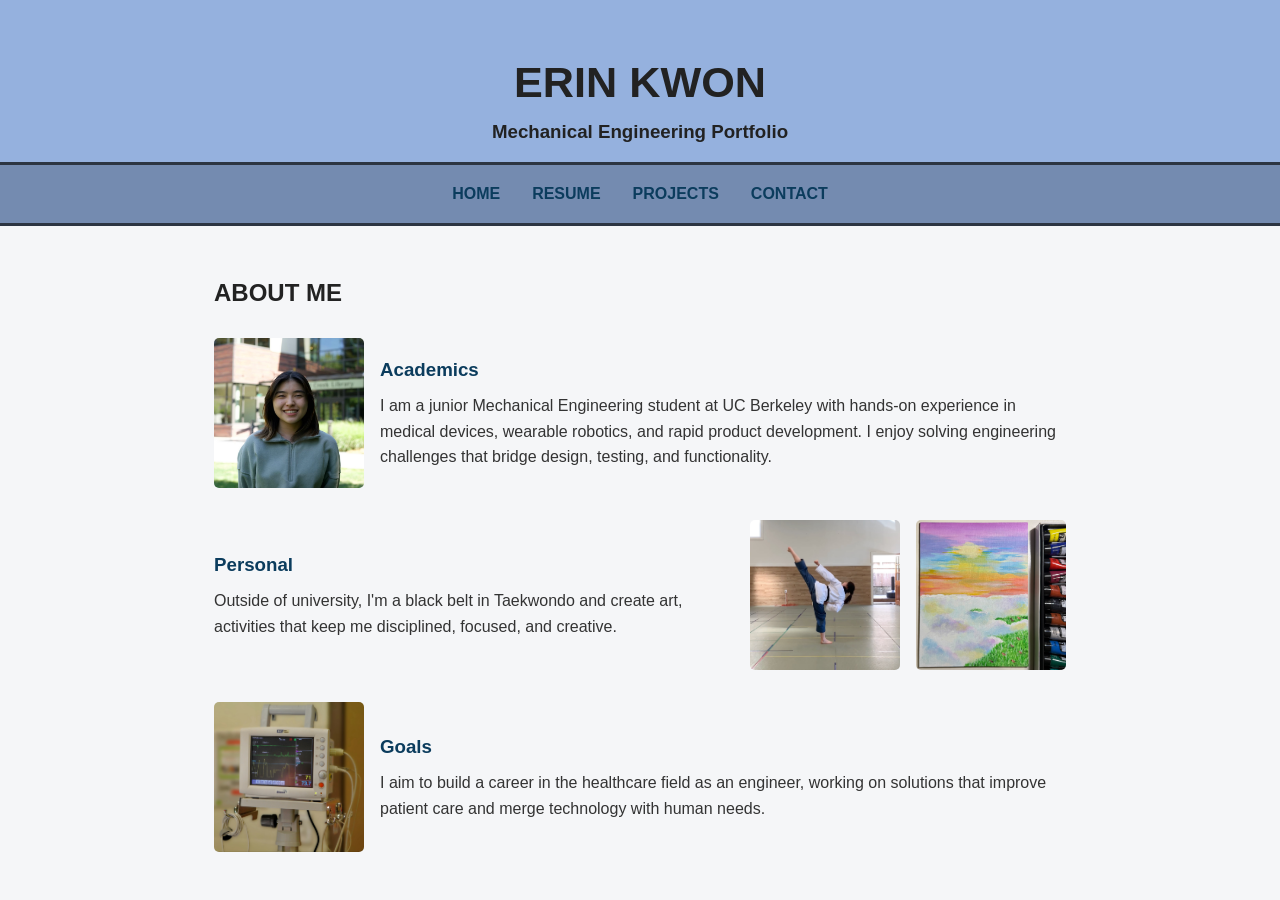
<file: index.html>
<!DOCTYPE html>
<html lang="en">
<head>
    <meta charset="UTF-8">
    <meta name="viewport" content="width=device-width, initial-scale=1.0">
    <title>Erin Kwon | Engineering Portfolio</title>
    <link rel="stylesheet" href="style.css">
</head>

<body>

<header>
    <h1>ERIN KWON</h1>
    <h3>Mechanical Engineering Portfolio</h3>
</header>

<nav>
    <a href="index.html">HOME</a>
    <a href="resume.html">RESUME</a>
    <a href="projects.html">PROJECTS</a>
    <a href="contact.html">CONTACT</a>
</nav>

<section class="about-section">
    <h2>ABOUT ME</h2>
    <br>

    <div class="about-item">
        <img src="images/headshot.jpg" class="about-img">
        <div class="about-text">
            <h3>Academics</h3>
            <p>
                I am a junior Mechanical Engineering student at UC Berkeley with hands-on experience in
                medical devices, wearable robotics, and rapid product development. I enjoy solving engineering challenges that
                bridge design, testing, and functionality.
            </p>
        </div>
    </div>

    <div class="about-item">
        <div class="about-text">
            <h3>Personal</h3>
            <p>
                Outside of university, I'm a black belt in Taekwondo and create art, activities that keep me disciplined, focused, and creative.
            </p>
        </div>
        <img src="images/tkd.jpg" class="about-img">
        <img src="images/art.jpg" class="about-img">
    </div>

    <div class="about-item">
        <img src="images/heart.jpg" class="about-img">
        <div class="about-text">
            <h3>Goals</h3>
            <p>
                I aim to build a career in the healthcare field as an engineer, working on solutions
                that improve patient care and merge technology with human needs.
            </p>
        </div>
    </div>
</section>


</body>
</html>
</file>
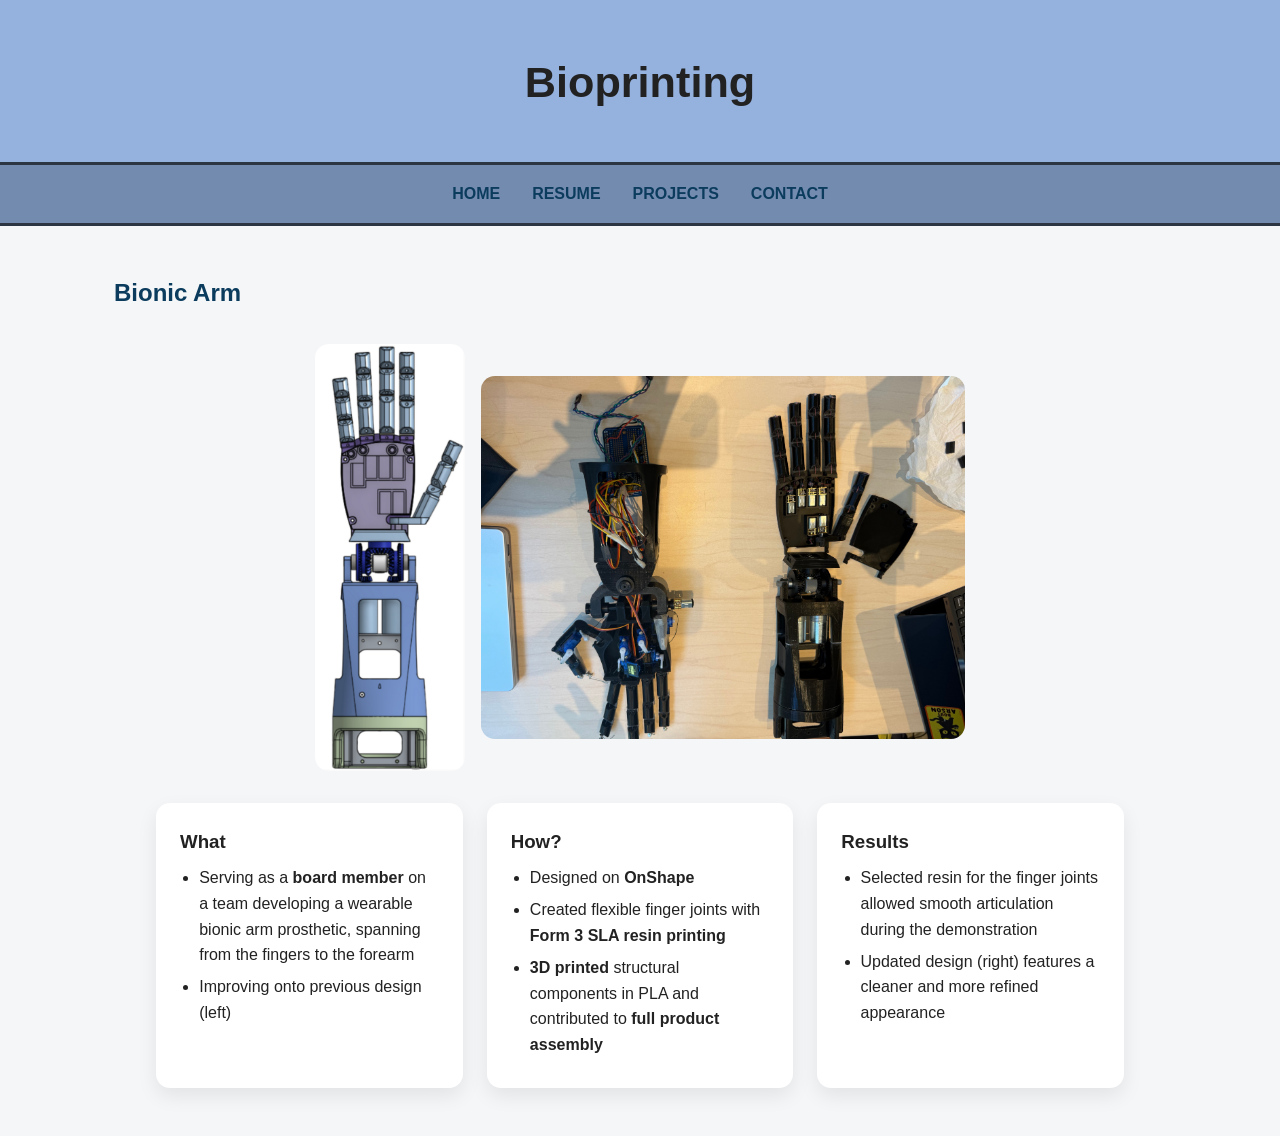
<file: bionicarm.html>
<!DOCTYPE html>
<html lang="en">
<head>
    <meta charset="UTF-8">
    <meta name="viewport" content="width=device-width, initial-scale=1.0">
    <title>Bioprinting @ Berkeley</title>
    <link rel="stylesheet" href="style.css">
</head>

<body>

    <header class="header">
        <h1>Bioprinting</h1>
    </header>

<nav>
    <a href="index.html">HOME</a>
    <a href="resume.html">RESUME</a>
    <a href="projects.html">PROJECTS</a>
    <a href="contact.html">CONTACT</a>
</nav>

<section class="project-section">
    <h2>Bionic Arm</h2>

    <section class="project-gallery">
        <img src="images/ba_1.jpg" style="max-width: 15%; height: auto;">
        <img src="images/ba_2.jpg" style="max-width: 50%; height: auto;">
    </section>
    

<section class="project-details">

    <div class="detail-box">
        <h3>What</h3>
        <ul class="what-list">
            <li>Serving as a <strong>board member</strong> on a team developing a wearable bionic arm prosthetic, spanning from the fingers to the forearm</li>
            <li>Improving onto previous design (left)</li>
        </ul>
    </div>

    <div class="detail-box">
        <h3>How?</h3>
        <ul class="what-list">
            <li>Designed on <strong>OnShape</strong></li>
            <li>Created flexible finger joints with <strong>Form 3 SLA resin printing</strong></li>
            <li><strong>3D printed</strong> structural components in PLA and contributed to <strong>full product assembly</strong></li>
        </ul>
    </div>

    <div class="detail-box">
        <h3>Results</h3>
        <ul class="what-list">
            <li>Selected resin for the finger joints allowed smooth articulation during the demonstration</li>
            <li>Updated design (right) features a cleaner and more refined appearance</li>
        </ul>
    </div>

</section>
</file>
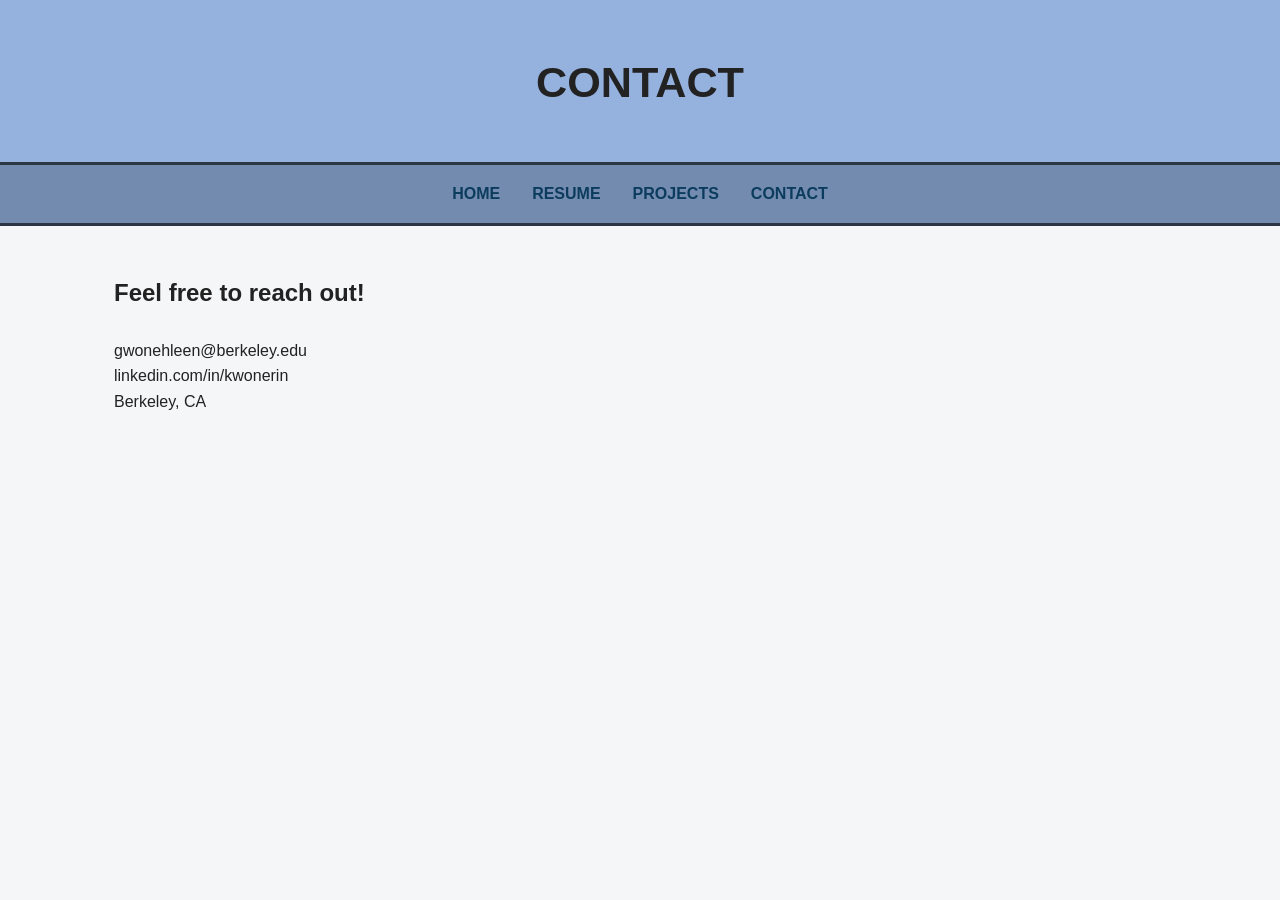
<file: contact.html>
<!DOCTYPE html>
<html lang="en">
<head>
    <meta charset="UTF-8">
    <title>Contact | Erin Kwon</title>
    <link rel="stylesheet" href="style.css">
</head>
<body>

<header>
    <h1>CONTACT</h1>
</header>

<nav>
    <a href="index.html">HOME</a>
    <a href="resume.html">RESUME</a>
    <a href="projects.html">PROJECTS</a>
    <a href="contact.html">CONTACT</a>
</nav>

<section>
    <h1>Feel free to reach out!</h1>
    <br>
    <p>gwonehleen@berkeley.edu</p>
    <p>linkedin.com/in/kwonerin</p>
    <p>Berkeley, CA</p>
</section>

</body>
</html>
</file>
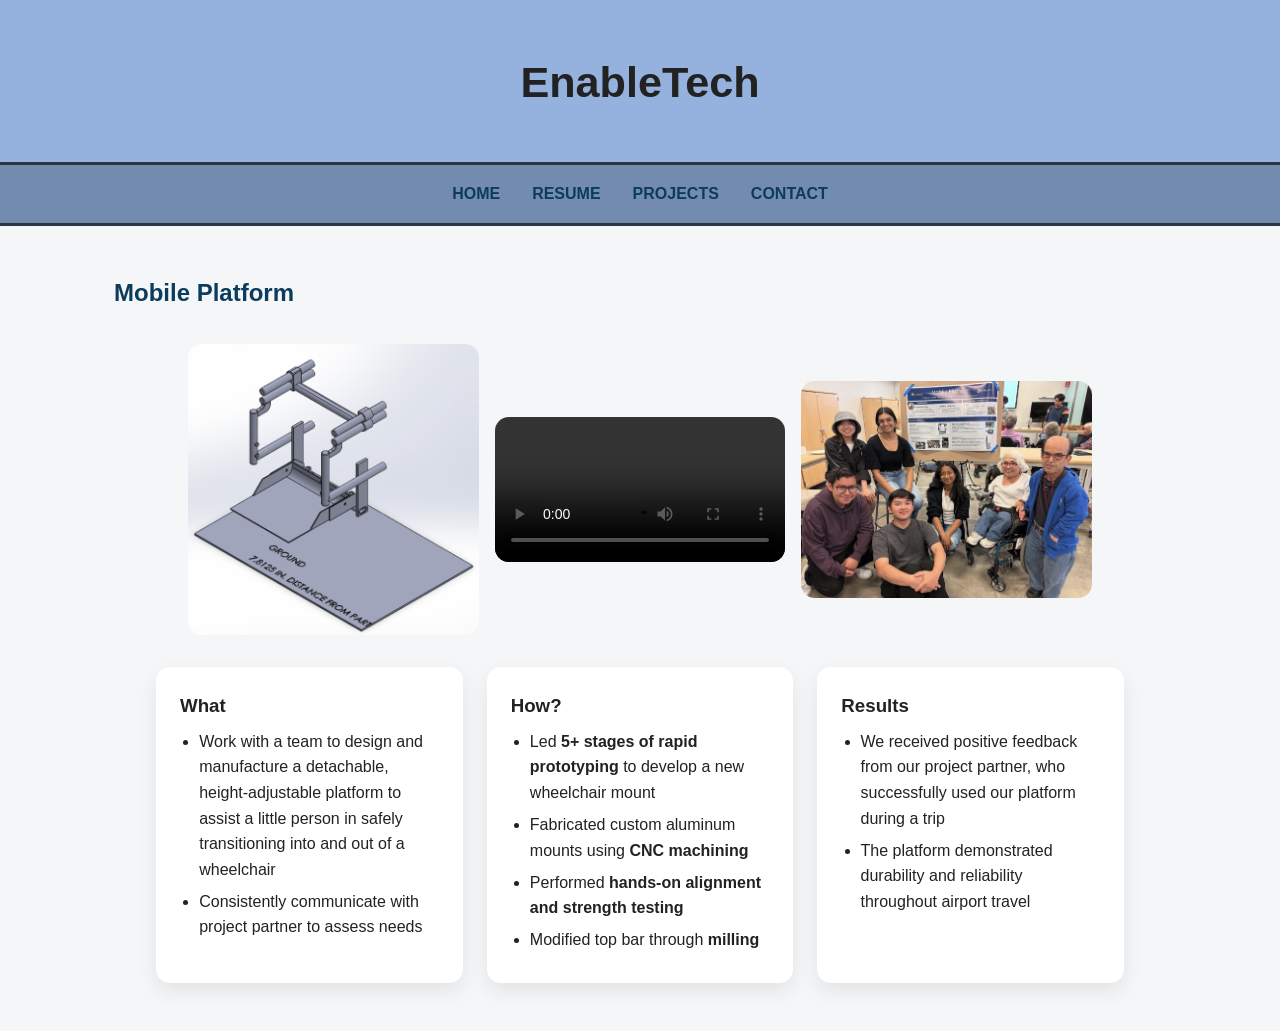
<file: enabletech.html>
<!DOCTYPE html>
<html lang="en">
<head>
    <meta charset="UTF-8">
    <meta name="viewport" content="width=device-width, initial-scale=1.0">
    <title>EnableTech @ Berkeley</title>
    <link rel="stylesheet" href="style.css">
</head>

<body>

    <header class="header">
        <h1>EnableTech</h1>
    </header>

<nav>
    <a href="index.html">HOME</a>
    <a href="resume.html">RESUME</a>
    <a href="projects.html">PROJECTS</a>
    <a href="contact.html">CONTACT</a>
</nav>

<section class="project-section">
    <h2>Mobile Platform</h2>

<section class="project-gallery">
    <img src="images/mp_1.jpg">

    <video controls class="project-video">
        <source src="videos/mp_demo.mp4" type="video/mp4">
        Your browser does not support the video tag.
    </video>

    <img src="images/mp_3.jpg">
</section>


<section class="project-details">

    <div class="detail-box">
        <h3>What</h3>
        <ul class="what-list">
            <li>Work with a team to design and manufacture a detachable, height-adjustable platform to assist a little person in safely transitioning into and out of a wheelchair</li>
            <li>Consistently communicate with project partner to assess needs</li>
        </ul>
    </div>

    <div class="detail-box">
        <h3>How?</h3>
        <ul class="what-list">
            <li>Led <strong>5+ stages of rapid prototyping</strong> to develop a new wheelchair mount</li>
            <li>Fabricated custom aluminum mounts using <strong>CNC machining</strong></li>
            <li>Performed <strong>hands-on alignment and strength testing</strong></li>
            <li>Modified top bar through <strong>milling</strong></li>
        </ul>
    </div>

    <div class="detail-box">
        <h3>Results</h3>
        <ul class="what-list">
            <li>We received positive feedback from our project partner, who successfully used our platform during a trip</li>
            <li>The platform demonstrated durability and reliability throughout airport travel</li>
        </ul>
    </div>

</section>
</file>
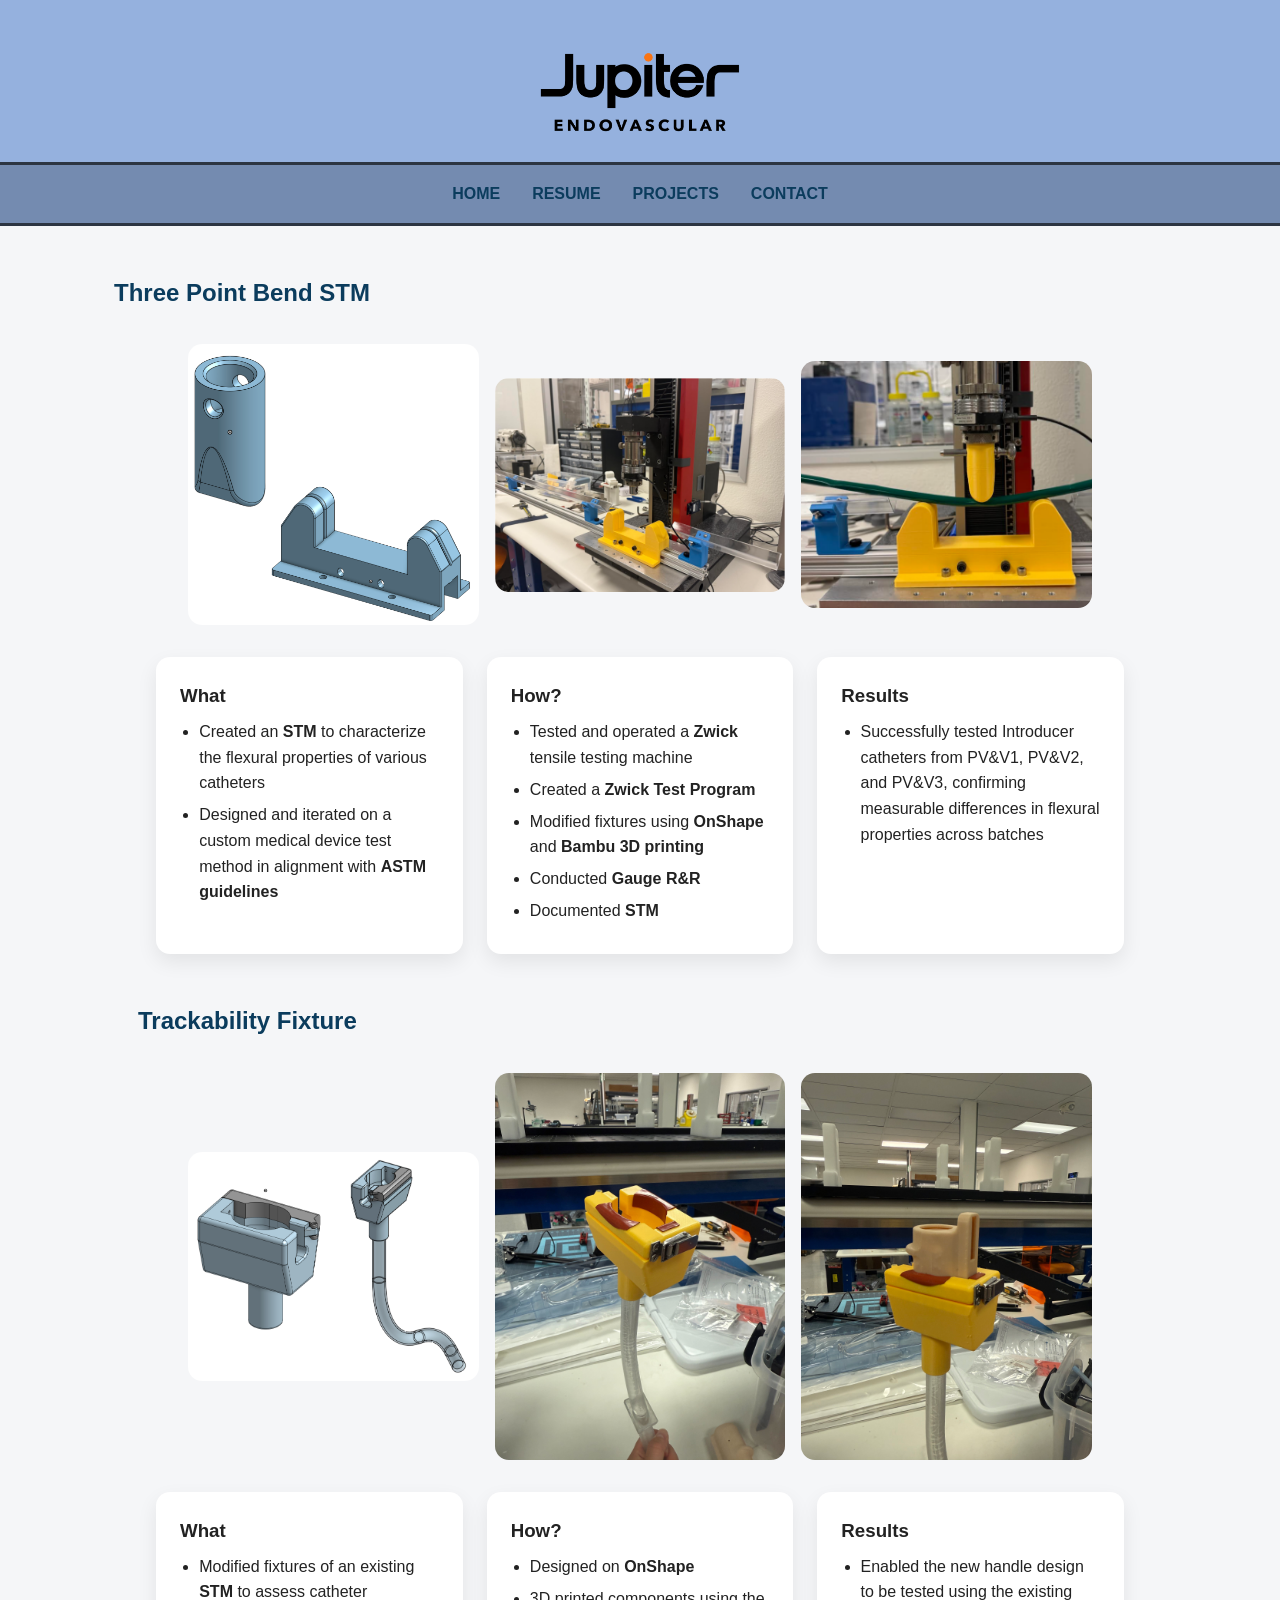
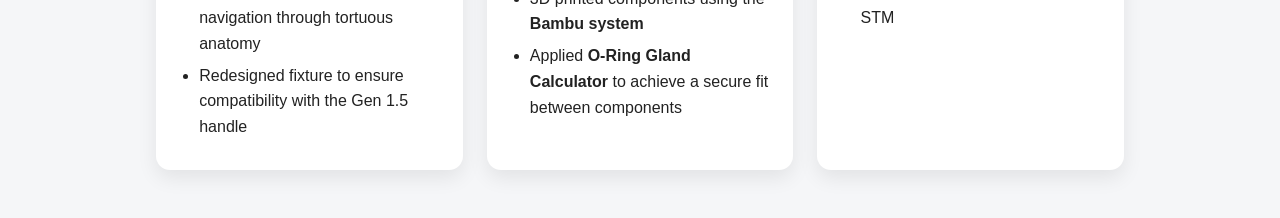
<file: jupiterendo.html>
<!DOCTYPE html>
<html lang="en">
<head>
    <meta charset="UTF-8">
    <meta name="viewport" content="width=device-width, initial-scale=1.0">
    <title>Jupiter Endovascular Internship</title>
    <link rel="stylesheet" href="style.css">
</head>

<body>

    <header class="header">
        <img src="images/jupiterendo_logo.png" class="company-logo">
    </header>

<nav>
    <a href="index.html">HOME</a>
    <a href="resume.html">RESUME</a>
    <a href="projects.html">PROJECTS</a>
    <a href="contact.html">CONTACT</a>
</nav>

<section class="project-section">
    <h2>Three Point Bend STM</h2>

<section class="project-gallery">
    <img src="images/3pb_1.jpg">
    <img src="images/3pb_2.jpg">
    <img src="images/3pb_3.jpg">
</section>

<section class="project-details">

    <div class="detail-box">
        <h3>What</h3>
        <ul class="what-list">
            <li>Created an <strong>STM</strong> to characterize the flexural properties of various catheters</li>
            <li>Designed and iterated on a custom medical device test method in alignment with <strong>ASTM guidelines</strong></li>
        </ul>
    </div>

    <div class="detail-box">
        <h3>How?</h3>
        <ul class="what-list">
            <li>Tested and operated a <strong>Zwick</strong> tensile testing machine</li>
            <li>Created a <strong>Zwick Test Program</strong></li>
            <li>Modified fixtures using <strong>OnShape</strong> and <strong>Bambu 3D printing</strong></li>
            <li>Conducted <strong>Gauge R&R</strong></li>
            <li>Documented <strong>STM</strong></li>
        </ul>
    </div>

    <div class="detail-box">
        <h3>Results</h3>
        <ul class="what-list">
            <li>Successfully tested Introducer catheters from PV&V1, PV&V2, and PV&V3, confirming measurable differences in flexural properties across batches</li>
        </ul>
    </div>

</section>

<!-- ===================== NEW PROJECT ===================== -->

<section class="project-section">
    <h2>Trackability Fixture</h2>

<section class="project-gallery">
    <img src="images/tf_1.jpg">
    <img src="images/tf_2.jpg">
    <img src="images/tf_3.jpg">
</section>

<section class="project-details">

    <div class="detail-box">
        <h3>What</h3>
        <ul class="what-list">
            <li>Modified fixtures of an existing <strong>STM</strong> to assess catheter navigation through tortuous anatomy</li>
            <li>Redesigned fixture to ensure compatibility with the Gen 1.5 handle</li>
        </ul>
    </div>

    <div class="detail-box">
        <h3>How?</h3>
        <ul class="what-list">
            <li>Designed on <strong>OnShape</strong></storng></li>
            <li>3D printed components using the <strong>Bambu system</strong></li>
            <li>Applied <strong>O-Ring Gland Calculator</strong> to achieve a secure fit between components</li>
        </ul>
    </div>

    <div class="detail-box">
        <h3>Results</h3>
        <ul class="what-list">
            <li>Enabled the new handle design to be tested using the existing STM</li>
        </ul>
    </div>

</section>

</body>
</html>
</file>
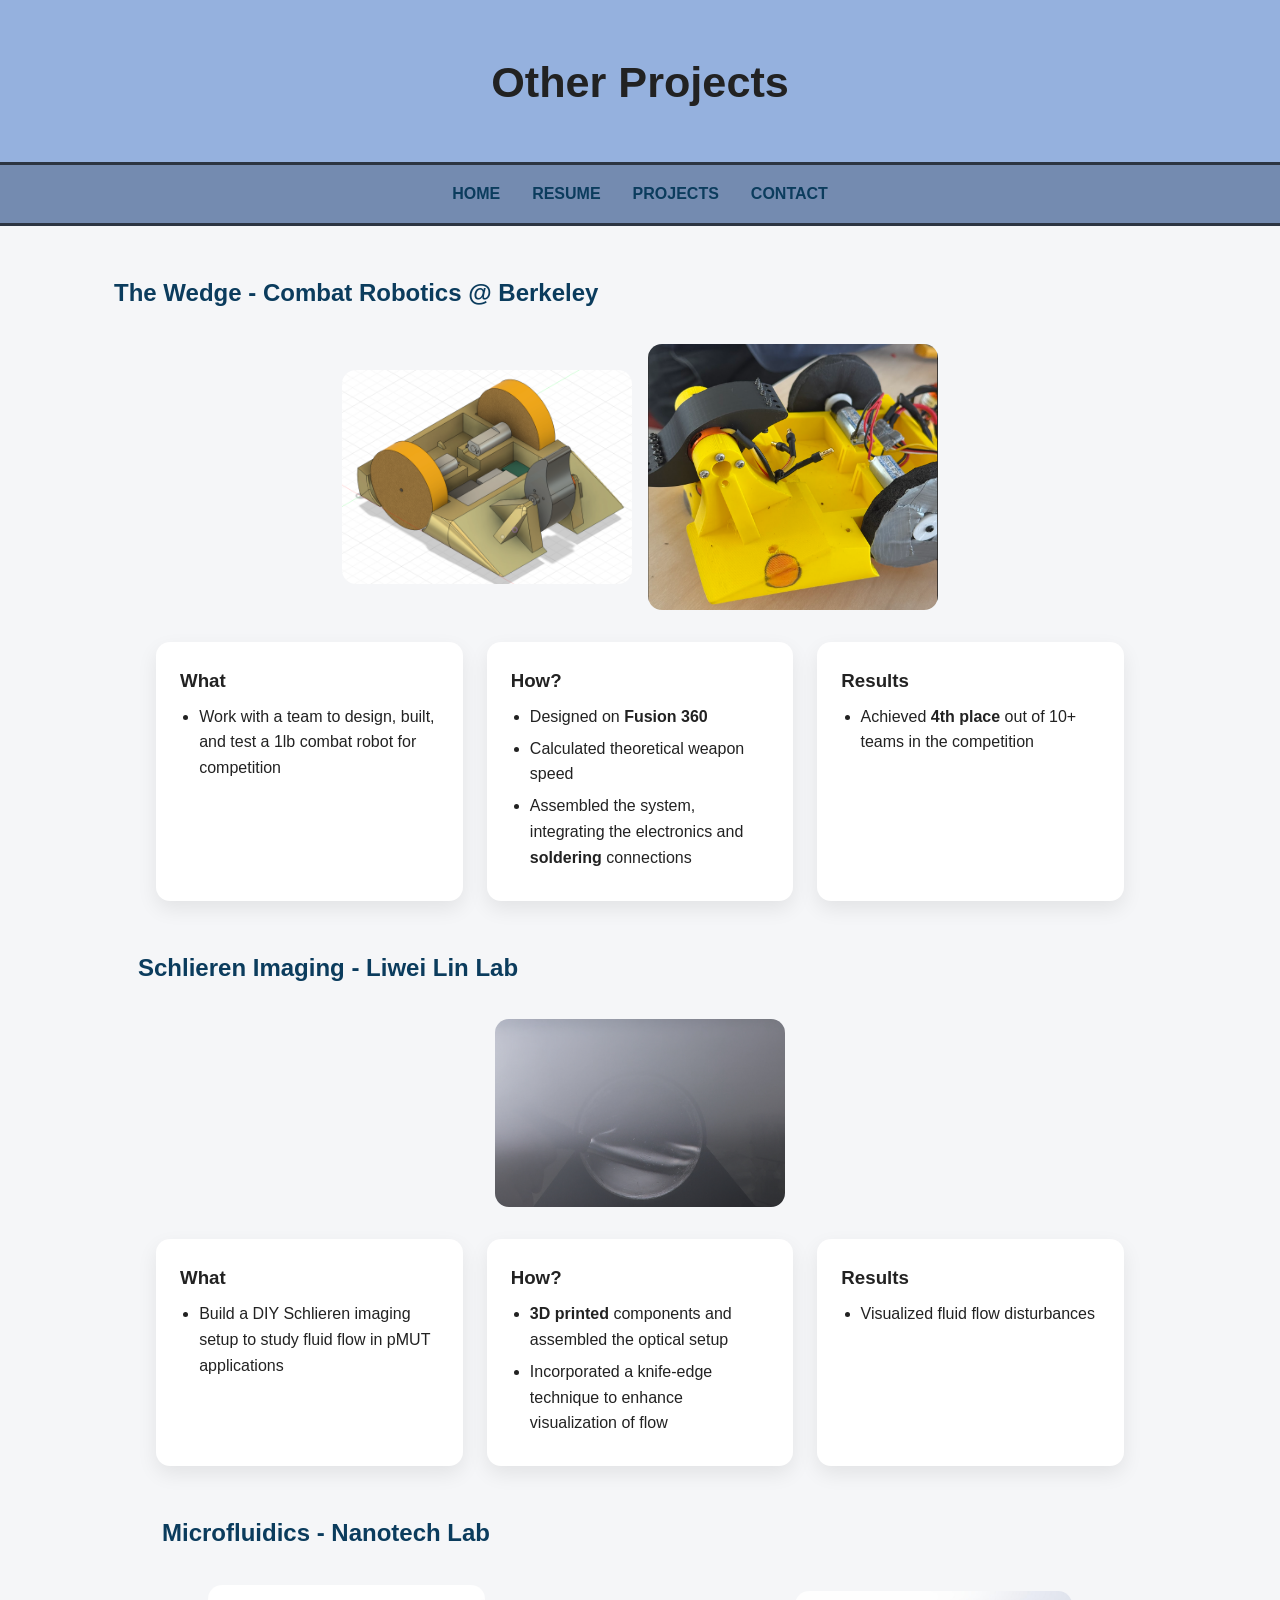
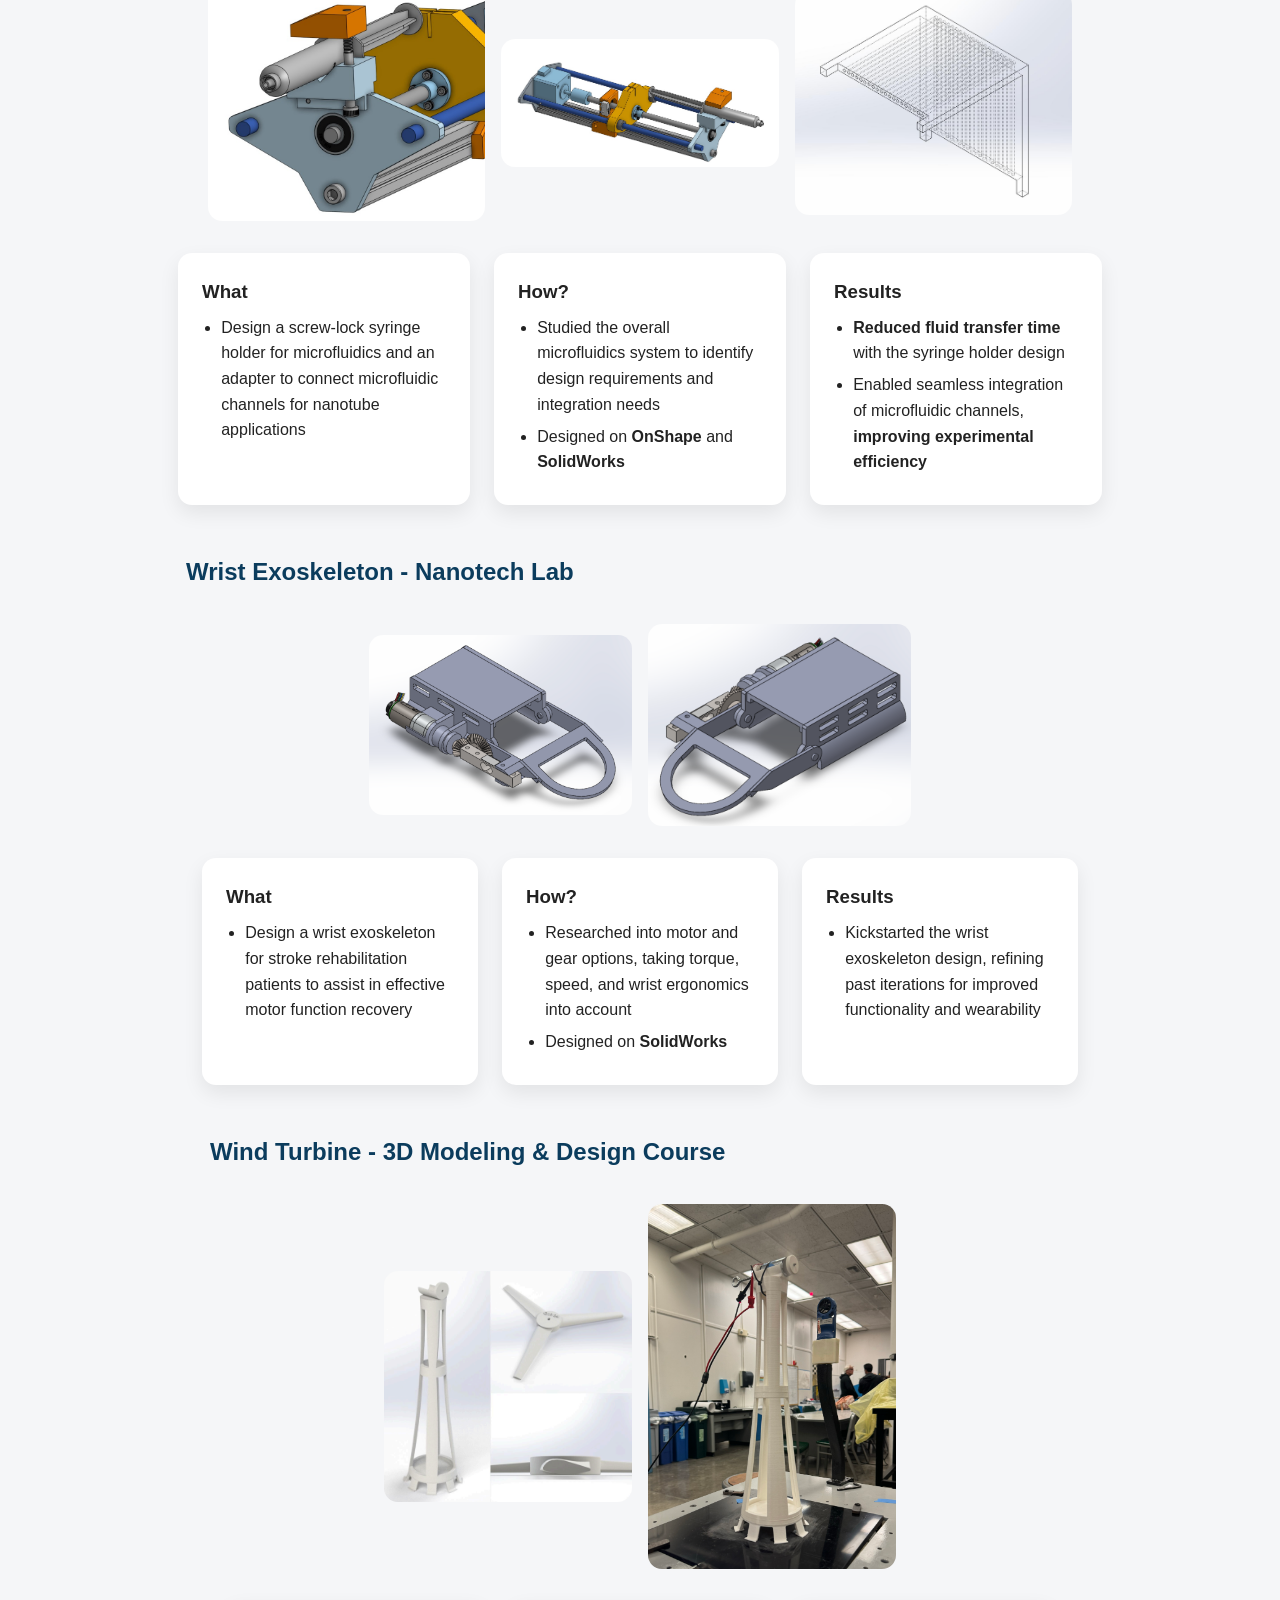
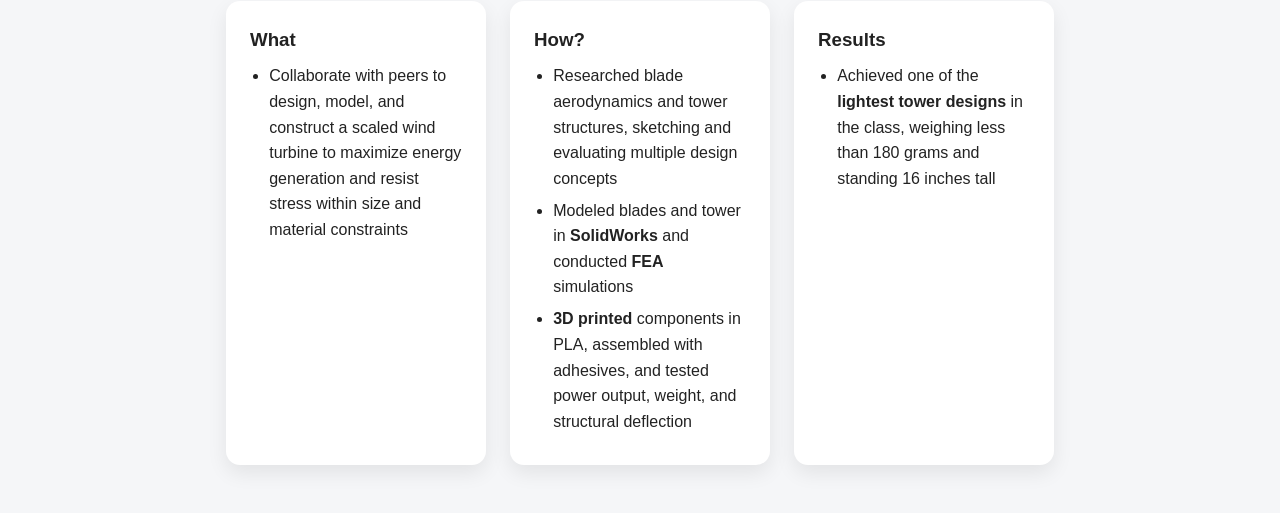
<file: otherprojects.html>
<!DOCTYPE html>
<html lang="en">
<head>
    <meta charset="UTF-8">
    <meta name="viewport" content="width=device-width, initial-scale=1.0">
    <title>Other Projects</title>
    <link rel="stylesheet" href="style.css">
</head>

<body>

    <header class="header">
        <h1>Other Projects</h1>
    </header>

<nav>
    <a href="index.html">HOME</a>
    <a href="resume.html">RESUME</a>
    <a href="projects.html">PROJECTS</a>
    <a href="contact.html">CONTACT</a>
</nav>

<section class="project-section">
    <h2>The Wedge - Combat Robotics @ Berkeley</h2>

<section class="project-gallery">
    <img src="images/cr_1.jpg">
    <img src="images/cr_2.jpg">
</section>

<section class="project-details">

    <div class="detail-box">
        <h3>What</h3>
        <ul class="what-list">
            <li>Work with a team to design, built, and test a 1lb combat robot for competition</li>
        </ul>
    </div>

    <div class="detail-box">
        <h3>How?</h3>
        <ul class="what-list">
            <li>Designed on <strong>Fusion 360</strong></li>
            <li>Calculated theoretical weapon speed</li>
            <li>Assembled the system, integrating the electronics and <strong>soldering</strong> connections</li>
        </ul>
    </div>

    <div class="detail-box">
        <h3>Results</h3>
        <ul class="what-list">
            <li>Achieved <strong>4th place</strong> out of 10+ teams in the competition</li>
        </ul>
    </div>

</section>

<!-- ===================== NEW PROJECT ===================== -->

<section class="project-section">
    <h2>Schlieren Imaging - Liwei Lin Lab</h2>

<section class="project-gallery">
    <img src="images/si_1.jpg">
</section>

<section class="project-details">

    <div class="detail-box">
        <h3>What</h3>
        <ul class="what-list">
            <li>Build a DIY Schlieren imaging setup to study fluid flow in pMUT applications</li>
        </ul>
    </div>

    <div class="detail-box">
        <h3>How?</h3>
        <ul class="what-list">
            <li><strong>3D printed</strong> components and assembled the optical setup</li>
            <li>Incorporated a knife-edge technique to enhance visualization of flow</li>
        </ul>
    </div>

    <div class="detail-box">
        <h3>Results</h3>
        <ul class="what-list">
            <li>Visualized fluid flow disturbances</li>
        </ul>
    </div>

</section>

<!-- ===================== NEW PROJECT ===================== -->

<section class="project-section">
    <h2>Microfluidics - Nanotech Lab</h2>

<section class="project-gallery">
    <img src="images/mfnl_1.jpg">
    <img src="images/mfnl_2.jpg">
    <img src="images/mfnl_3.jpg">
</section>

<section class="project-details">

    <div class="detail-box">
        <h3>What</h3>
        <ul class="what-list">
            <li>Design a screw-lock syringe holder for microfluidics and an adapter to connect microfluidic channels for nanotube applications</li>
        </ul>
    </div>

    <div class="detail-box">
        <h3>How?</h3>
        <ul class="what-list">
            <li>Studied the overall microfluidics system to identify design requirements and integration needs</li>
            <li>Designed on <strong>OnShape</strong> and <strong>SolidWorks</strong></li>
        </ul>
    </div>

    <div class="detail-box">
        <h3>Results</h3>
        <ul class="what-list">
            <li><strong>Reduced fluid transfer time</strong> with the syringe holder design</li>
            <li>Enabled seamless integration of microfluidic channels, <strong>improving experimental efficiency</strong></li>
        </ul>
    </div>

</section>

<!-- ===================== NEW PROJECT ===================== -->

<section class="project-section">
    <h2>Wrist Exoskeleton - Nanotech Lab</h2>

<section class="project-gallery">
    <img src="images/wenl_1.jpg">
    <img src="images/wenl_2.jpg">
</section>

<section class="project-details">

    <div class="detail-box">
        <h3>What</h3>
        <ul class="what-list">
            <li>Design a wrist exoskeleton for stroke rehabilitation patients to assist in effective motor function recovery</li>
        </ul>
    </div>

    <div class="detail-box">
        <h3>How?</h3>
        <ul class="what-list">
            <li>Researched into motor and gear options, taking torque, speed, and wrist ergonomics into account</li>
            <li>Designed on <strong>SolidWorks</strong></li>
        </ul>
    </div>

    <div class="detail-box">
        <h3>Results</h3>
        <ul class="what-list">
            <li>Kickstarted the wrist exoskeleton design, refining past iterations for improved functionality and wearability</li>
        </ul>
    </div>

</section>

<!-- ===================== NEW PROJECT ===================== -->

<section class="project-section">
    <h2>Wind Turbine - 3D Modeling & Design Course</h2>

<section class="project-gallery">
    <img src="images/wt_1.jpg">
    <img src="images/wt_2.jpg">
</section>

<section class="project-details">

    <div class="detail-box">
        <h3>What</h3>
        <ul class="what-list">
            <li>Collaborate with peers to design, model, and construct a scaled wind turbine to maximize energy generation and resist stress within size and material constraints</li>
        </ul>
    </div>

    <div class="detail-box">
        <h3>How?</h3>
        <ul class="what-list">
            <li>Researched blade aerodynamics and tower structures, sketching and evaluating multiple design concepts</li>
            <li>Modeled blades and tower in <strong>SolidWorks</strong> and conducted <strong>FEA</strong> simulations</li>
            <li><strong>3D printed</strong> components in PLA, assembled with adhesives, and tested power output, weight, and structural deflection</li>
        </ul>
    </div>

    <div class="detail-box">
        <h3>Results</h3>
        <ul class="what-list">
            <li>Achieved one of the <strong>lightest tower designs</strong> in the class, weighing less than 180 grams and standing 16 inches tall</li>
        </ul>
    </div>

</section>


</body>
</html>
</file>
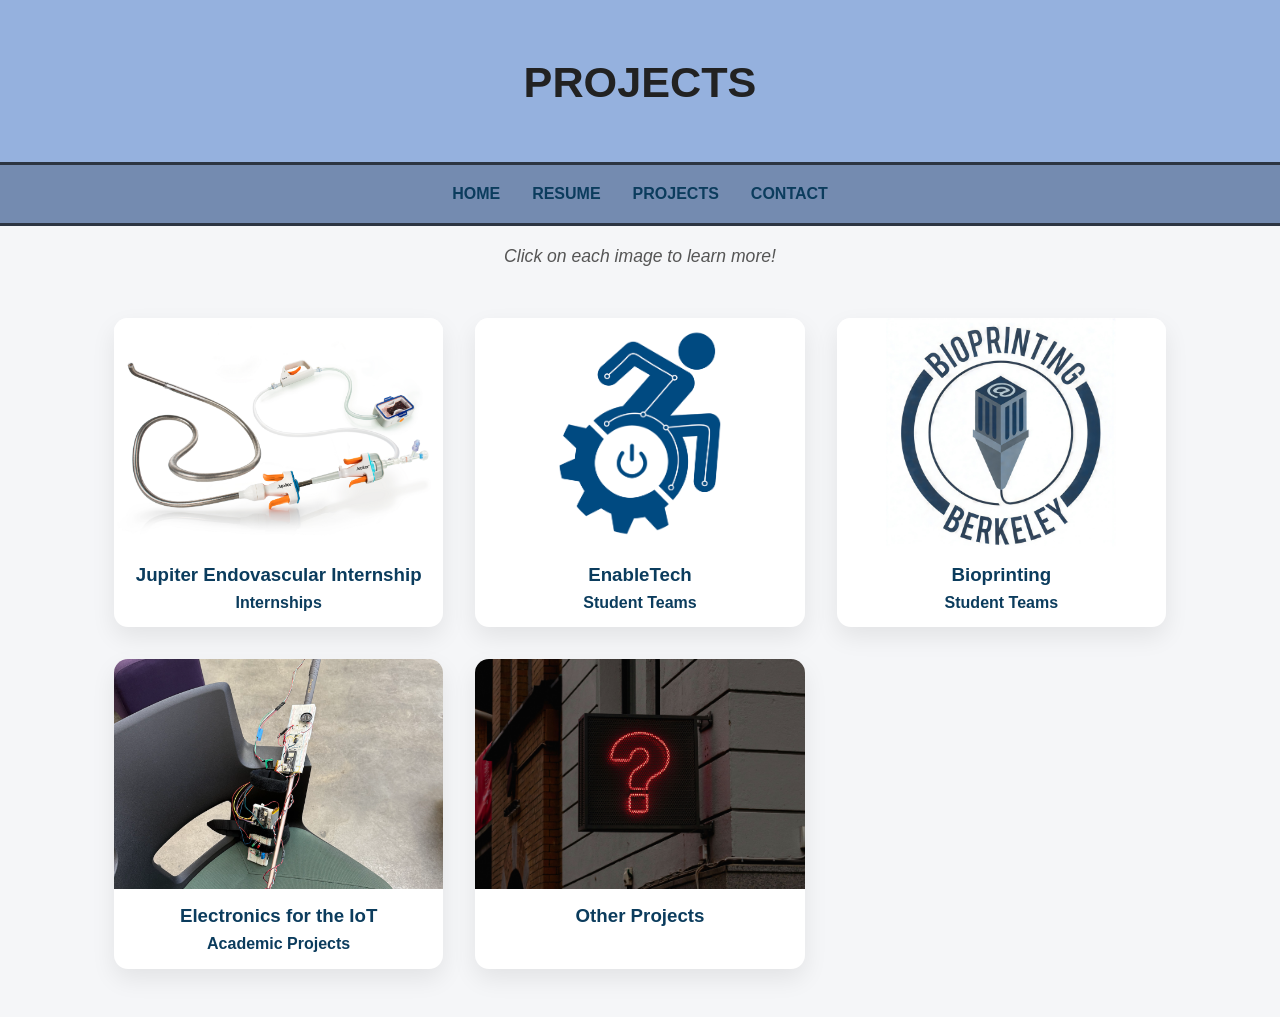
<file: projects.html>
<!DOCTYPE html>
<html lang="en">
<head>
    <meta charset="UTF-8">
    <meta name="viewport" content="width=device-width, initial-scale=1.0">
    <title>Projects | Erin Kwon</title>
    <link rel="stylesheet" href="style.css">
</head>

<body>

<header>
    <h1>PROJECTS</h1>
</header>

<nav>
    <a href="index.html">HOME</a>
    <a href="resume.html">RESUME</a>
    <a href="projects.html">PROJECTS</a>
    <a href="contact.html">CONTACT</a>
</nav>

<p class="nav-subtext">Click on each image to learn more!</p>

<section class="projects">

    <a href="jupiterendo.html" class="project-card">
        <img src="images/jupiterendo_cover.jpg">
        <div class="project-info">
            <h3>Jupiter Endovascular Internship</h3>
            <p>Internships</p>
        </div>
    </a>

    <a href="enabletech.html" class="project-card">
        <img src="images/enabletech_cover.png">
        <div class="project-info">
            <h3>EnableTech</h3>
            <p>Student Teams</p>
        </div>
    </a>

    <a href="bionicarm.html" class="project-card">
        <img src="images/bionicarm_cover.jpg">
        <div class="project-info">
            <h3>Bioprinting</h3>
            <p>Student Teams</p>
        </div>
    </a>

    <a href="smartgolfclub.html" class="project-card">
        <img src="images/smartgolfclub_cover.jpg">
        <div class="project-info">
            <h3>Electronics for the IoT</h3>
            <p>Academic Projects</p>
        </div>
    </a>

    <a href="otherprojects.html" class="project-card">
        <img src="images/otherprojects_cover.jpg">
        <div class="project-info">
            <h3>Other Projects</h3>
        </div>
    </a>

</section>

</body>
</html>
</file>
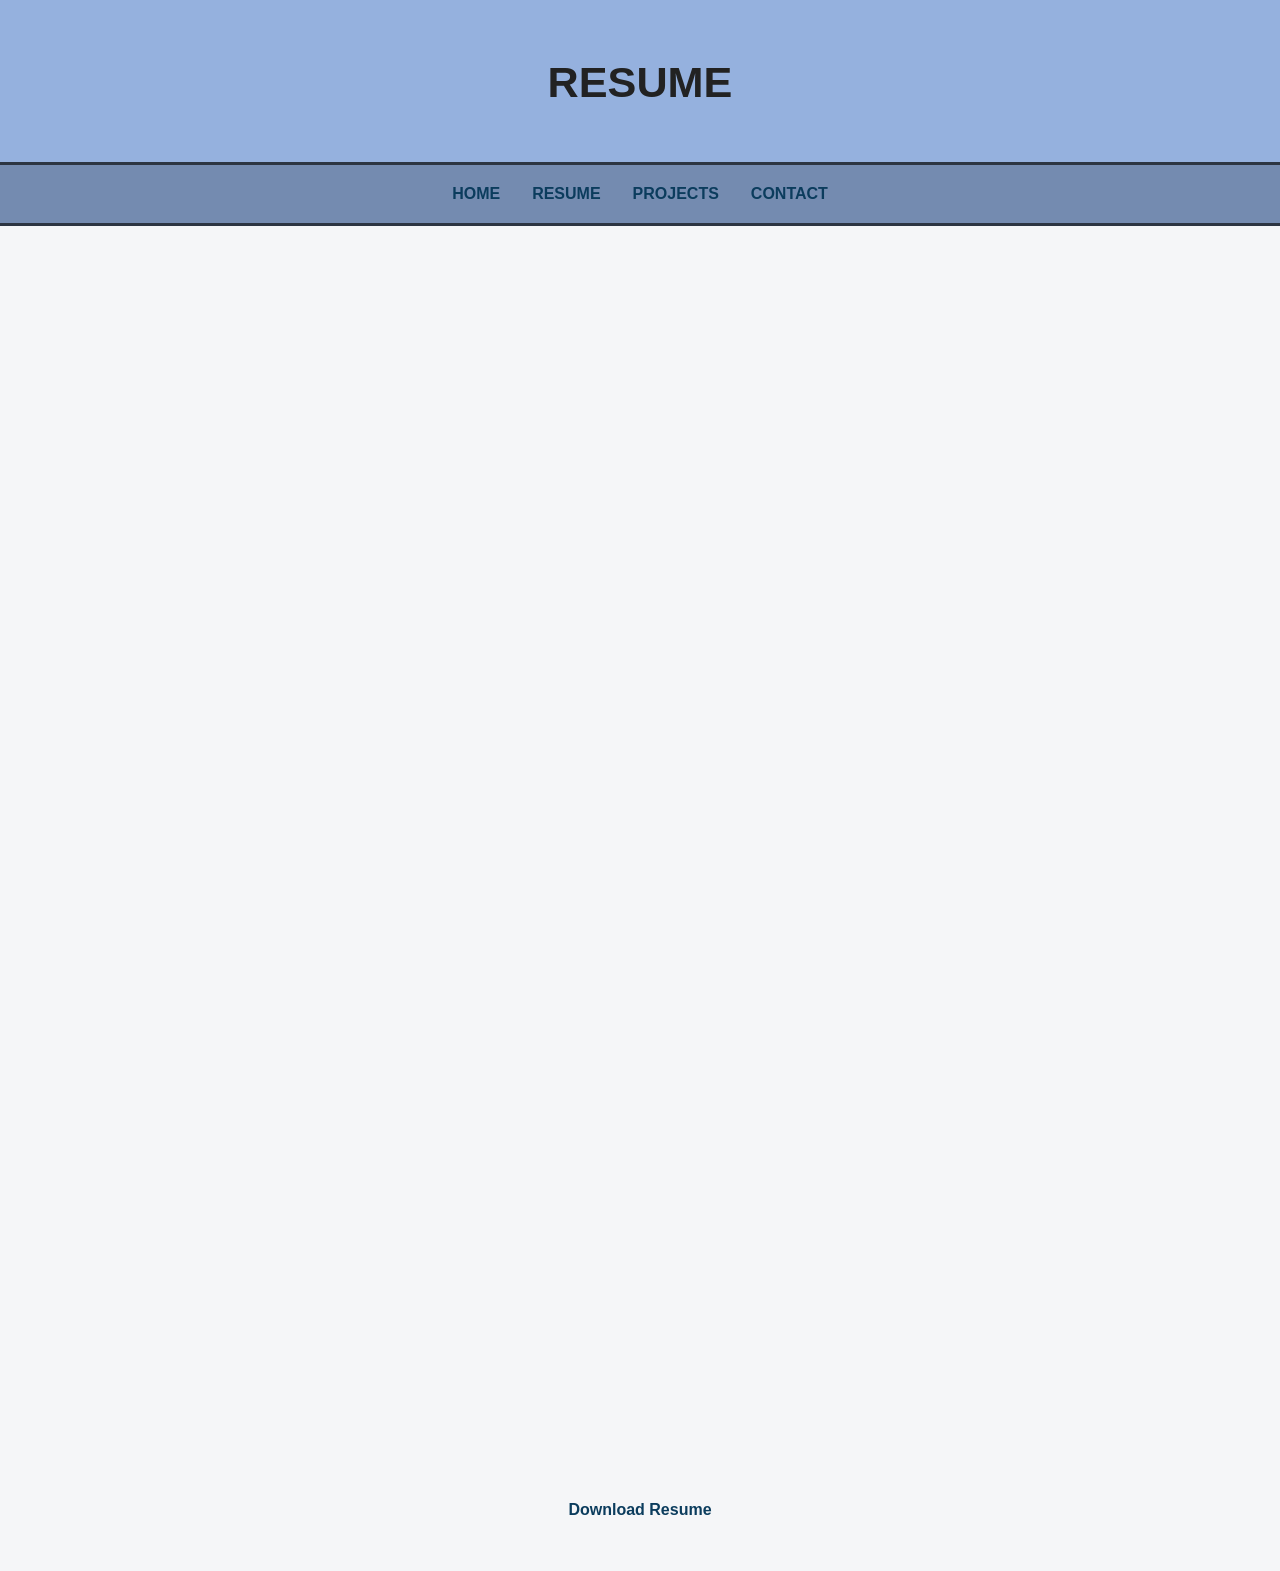
<file: resume.html>
<!DOCTYPE html>
<html lang="en">
<head>
    <meta charset="UTF-8">
    <title>Resume | Erin Kwon</title>
    <link rel="stylesheet" href="style.css">
</head>
<body>

<header>
    <h1>RESUME</h1>
</header>

<nav>
    <a href="index.html">HOME</a>
    <a href="resume.html">RESUME</a>
    <a href="projects.html">PROJECTS</a>
    <a href="contact.html">CONTACT</a>
</nav>

<section style="max-width: 1000px;">
    <iframe 
        src="ERIN_KWON_RESUME.pdf"
        width="100%"
        height="1200px"
        style="border: none;">
    </iframe>

    <p style="text-align: center; margin-top: 1rem;">
        <a href="ERIN_KWON_RESUME.pdf" target="_blank">
            Download Resume
        </a>
    </p>
</section>

</body>
</html>
</file>
<file: style.css>
/* =====================================================
   GLOBAL RESET
   ===================================================== */

   * {
    box-sizing: border-box;
    margin: 0;
    padding: 0;
    font-family: Lato, sans-serif;
}

/* =====================================================
   BASE STYLES
   ===================================================== */

body {
    background: #f5f6f8;
    color: #222;
    line-height: 1.6;
}

/* =====================================================
   LINKS (CONSISTENT ACROSS ALL PAGES)
   ===================================================== */

a,
a:visited {
    color: #0b3c5d;            /* same color everywhere */
    text-decoration: none;     /* no underline by default */
    font-weight: bold;
    transition: text-decoration 0.2s ease;
}

a:hover {
    text-decoration: underline;
}

/* =====================================================
   HEADER & NAV
   ===================================================== */

header {
    text-align: center;
    align-items: center;  
    justify-content: center; 
    padding: 3rem 1rem;
    height: 165px;
    background: #95b1de;
    border-bottom: 3px solid #2c3542;
}

header h1 {
    font-size: 2.7rem;
}

header p {
    margin-top: 0.5rem;
    color: #555;
}

nav {
    display: flex;
    justify-content: center;
    gap: 2rem;
    padding: 1rem;
    background: #748bb0;
    border-bottom: 3px solid #2c3542;
}

nav a,
nav a:visited {
    color: #0b3c5d;            /* force nav consistency */
    font-weight: bold;
}

nav a:hover {
    text-decoration: underline;
}

/* Optional: highlight active page */
/*
nav a.active {
    text-decoration: underline;
}
*/

/* =====================================================
   PAGE SECTIONS
   ===================================================== */

section {
    max-width: 1100px;
    margin: 3rem auto;
    padding: 0 1.5rem;
}

.about p {
    max-width: 700px;
}

/* =====================================================
   PROJECTS PAGE (GRID VIEW)
   ===================================================== */

.projects {
    display: grid;
    grid-template-columns: repeat(auto-fit, minmax(280px, 1fr));
    gap: 2rem;
}

.project-card {
    background: white;
    border-radius: 14px;
    box-shadow: 0 10px 25px rgba(0,0,0,0.08);
    overflow: hidden;
    transition: transform 0.25s ease, box-shadow 0.25s ease;
}

.project-card:hover {
    transform: translateY(-6px);
    box-shadow: 0 14px 30px rgba(0,0,0,0.12);
}

/* Portfolio image sizing */
.project-card img {
    width: 100%;
    height: 230px;
    object-fit: contain;     /* fits inside box, no cropping */
    object-position: center; /* centers image inside box */
    display: block;
    background-color: white; /* optional: fill empty space with background */
}

.project-info {
    padding: 0.75rem;
    text-align: center;
}

/* =====================================================
   PROJECT DETAIL PAGE
   ===================================================== */

.project-page {
    max-width: 900px;
    margin: auto;
    padding: 3rem 1.5rem;
}

.project-hero {
    width: 100%;
    border-radius: 14px;
    margin-bottom: 2rem;
}

.project-page h3 {
    margin-top: 2rem;
    margin-bottom: 0.4rem;
}

/* =====================================================
   PROJECT GALLERY + DETAILS (CUSTOM PAGES)
   ===================================================== */

.project-gallery {
    display: flex;
    justify-content: center;    /* center the group horizontally */
    align-items: center;        /* align vertical centers */
    gap: 1rem;                  /* spacing between images */
    margin: 2rem auto;
    padding: 0 1rem;
    max-width: 1000px;
    flex-wrap: wrap;            /* optional: wrap on very small screens */
}

.project-gallery img {
    display: block;
    border-radius: 14px;
    height: auto;               /* keep natural aspect ratio */
    max-width: 30%;             /* limits the width so images are smaller */
    min-width: 150px;           /* prevents them from shrinking too small */
}

.project-details {
    display: grid;
    grid-template-columns: repeat(3, 1fr); /* 3 equal columns */
    gap: 1.5rem;
    max-width: 1000px;
    margin: 2rem auto;
    padding: 0 1rem;
}

.detail-box {
    background: white;
    padding: 1.5rem;
    border-radius: 14px;
    box-shadow: 0 8px 20px rgba(0,0,0,0.08);
    
    display: flex;
    flex-direction: column;   /* vertical layout */
    justify-content: flex-start;  /* aligns content to top */
}

/* =====================================================
   FOOTER
   ===================================================== */

footer {
    text-align: center;
    padding: 2rem;
    font-size: 0.9rem;
    color: #666;
}

.what-list {
    margin-top: 0.5rem;
    margin-left: 1.2rem;
}

.what-list li {
    margin-bottom: 0.4rem;
    line-height: 1.6;
}

.project-section {
    margin: 3rem auto;
    padding: 0 1.5rem;
    max-width: 1100px;
}

.project-section h2 {
    text-align: left;
    margin-bottom: 1.5rem;
    color: #0b3c5d;
}

.company-logo {
    width: 200px;           /* set your desired size */
    max-width: 80%;         /* don’t overflow on small screens */
}

.project-gallery video.project-video {
    border-radius: 14px;
    max-width: 30%;       /* same as images */
    min-width: 150px;
    height: auto;          /* maintain aspect ratio */
}

.nav-subtext {
    text-align: center;        /* center horizontally */
    padding-top: 1rem;        /* space only above */
    color: #555;               /* optional: lighter text */
    font-style: italic;        /* optional styling */
    font-size: 1.1rem;         /* slightly bigger for emphasis */
}

.about-section {
    max-width: 900px;
    margin: 3rem auto;
    padding: 0 1.5rem;
}

.about-item {
    display: flex;
    align-items: center;       /* vertically center image & text */
    gap: 1rem;
    margin-bottom: 2rem;
    flex-wrap: wrap;           /* stack on smaller screens */
}

.about-img {
    width: 150px;              /* adjust size */
    height: 150px;             /* square image */
    object-fit: cover;         /* crop if needed, keep aspect ratio */
    border-radius: 5px;
    flex-shrink: 0;            /* prevent image from shrinking too small */
}

.about-text {
    flex: 1;                   /* text takes remaining space */
}

.about-text h3 {
    margin-bottom: 0.5rem;
    color: #0b3c5d;
}

.about-text p {
    color: #333;
    line-height: 1.6;
}
</file>
